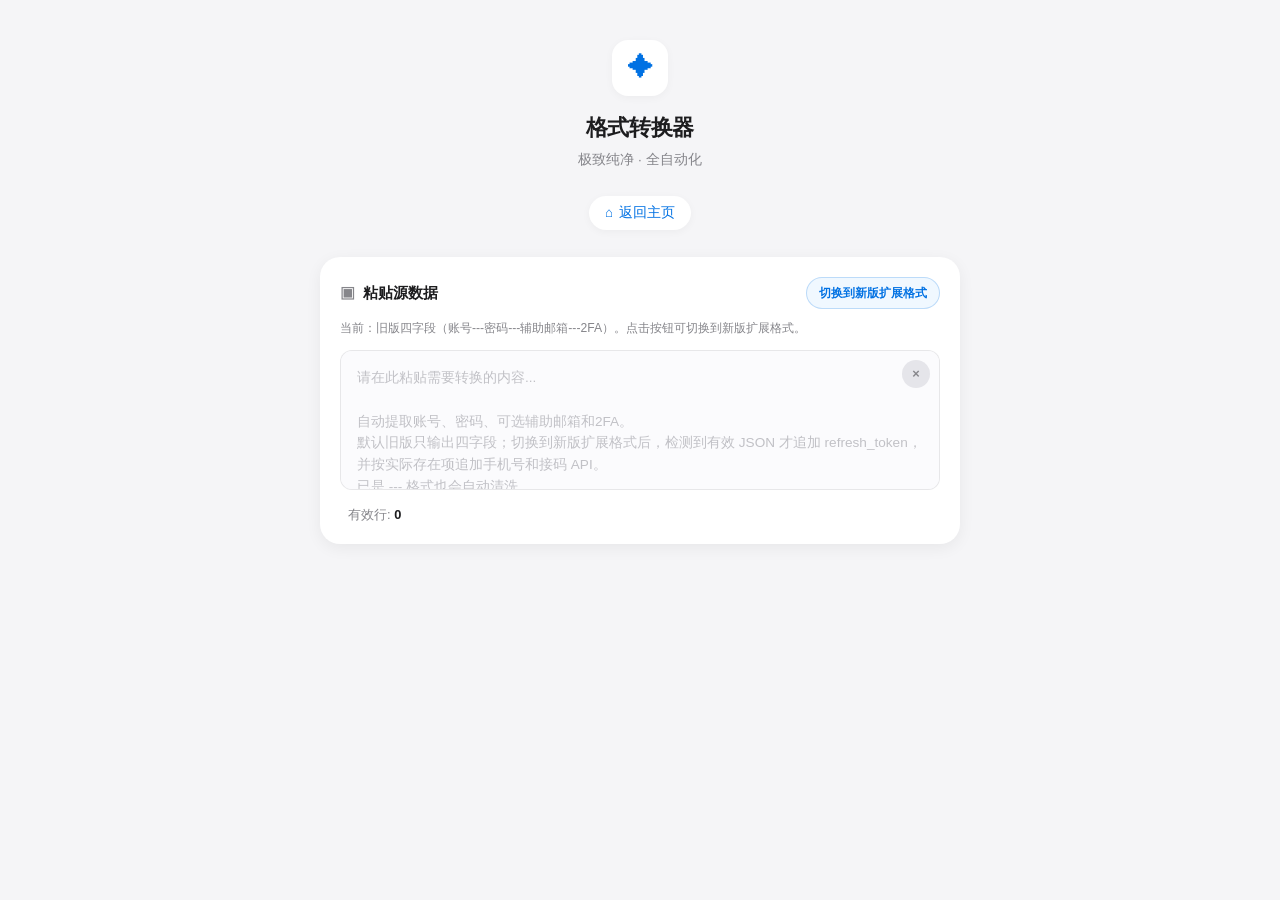
<file: index.html>
<!DOCTYPE html>
<html lang="zh-CN">
<head>
    <meta charset="UTF-8">
    <meta name="viewport" content="width=device-width, initial-scale=1.0">
    <meta http-equiv="Content-Security-Policy" content="default-src 'self'; script-src 'unsafe-inline'; style-src 'unsafe-inline'; img-src 'self' data:; connect-src 'none'; font-src 'none'; object-src 'none'; base-uri 'none'; form-action 'none'">
    <meta name="referrer" content="no-referrer">
    <title>谷歌账号格式转换器</title>
    <meta name="description" content="100%本地运行的谷歌账号格式批量转换工具，支持旧版四字段与新版扩展格式切换，隐私安全有保障">
    
    <style>
        :root {
            /* Apple Light Mode Palette */
            --bg-color: #f5f5f7; /* Classic Apple light grey background */
            --card-bg: #ffffff;
            --border-color: rgba(0, 0, 0, 0.08);
            --border-active: #0071e3; /* Apple Blue */
            
            --text-primary: #1d1d1f;
            --text-secondary: #86868b;
            --text-dim: #a1a1a6;
            
            --accent: #0071e3;
            --accent-hover: #0077ED;
            --success: #34c759; /* Apple Green */
            --warning: #ff9f0a; /* Apple Orange */
            --danger: #ff3b30;  /* Apple Red */
            
            --shadow-sm: 0 2px 8px rgba(0, 0, 0, 0.04);
            --shadow-md: 0 4px 16px rgba(0, 0, 0, 0.06);
            --shadow-lg: 0 8px 30px rgba(0, 0, 0, 0.08);
        }

        * { box-sizing: border-box; margin: 0; padding: 0; -webkit-tap-highlight-color: transparent; }

        body {
            /* Apple standard font stack */
            font-family: -apple-system, BlinkMacSystemFont, "SF Pro Text", "Segoe UI", Roboto, Helvetica, Arial, sans-serif;
            background-color: var(--bg-color);
            color: var(--text-primary);
            min-height: 100vh;
            min-height: 100dvh;
            padding: 1.5rem 1rem 4rem;
            display: flex;
            flex-direction: column;
            align-items: center;
            overflow-x: hidden;
            -webkit-font-smoothing: antialiased;
            -moz-osx-font-smoothing: grayscale;
        }

        .container {
            width: 100%;
            max-width: 640px;
            display: flex;
            flex-direction: column;
            gap: 1.2rem;
        }

        /* ─── Header ─── */
        header {
            text-align: center;
            padding: 1rem 0 0.5rem;
            display: flex;
            flex-direction: column;
            align-items: center;
            gap: 0.5rem;
        }

        .logo-icon {
            width: 56px; height: 56px;
            border-radius: 16px;
            background: #ffffff;
            box-shadow: var(--shadow-sm);
            display: flex; align-items: center; justify-content: center;
            margin-bottom: 0.5rem;
        }
        .logo-icon .icon { font-size: 1.55rem; color: var(--accent); }

        .icon {
            display: inline-flex;
            align-items: center;
            justify-content: center;
            line-height: 1;
            font-style: normal;
            font-weight: 700;
        }

        h1 {
            font-size: 1.4rem; font-weight: 700; letter-spacing: -0.015em;
            color: var(--text-primary);
        }
        .subtitle { font-size: 0.85rem; color: var(--text-secondary); }

        /* ─── Nav Link ─── */
        .nav-link {
            display: inline-flex; align-items: center; gap: 6px;
            color: var(--accent); text-decoration: none;
            font-size: 0.85rem; font-weight: 500;
            padding: 0.5rem 1rem;
            background: #ffffff;
            border-radius: 20px;
            box-shadow: var(--shadow-sm);
            transition: all 0.2s;
        }
        .nav-link:active { background: #f5f5f7; transform: scale(0.97); }

        /* ─── Apple Style Cards ─── */
        .card {
            background: var(--card-bg);
            border-radius: 20px;
            padding: 1.25rem;
            display: flex; flex-direction: column; gap: 0.8rem;
            box-shadow: var(--shadow-md);
            transition: box-shadow 0.3s ease;
        }
        
        /* ─── Section Title ─── */
        .section-title {
            display: flex; justify-content: space-between; align-items: center;
            font-size: 0.95rem; font-weight: 600;
            color: var(--text-primary);
        }
        .section-title .label {
            display: flex; align-items: center; gap: 0.5rem;
        }
        .mode-controls {
            display: flex;
            align-items: center;
            justify-content: flex-end;
            gap: 0.45rem;
            min-width: 0;
        }
        
        .mode-badge {
            font-size: 0.75rem; font-weight: 600;
            background: #f0f8ff; /* Light blue tint */
            padding: 0.25rem 0.7rem; border-radius: 20px;
            color: var(--accent);
            display: flex; align-items: center; gap: 4px;
            opacity: 0;
            transition: opacity 0.3s ease;
        }
        .mode-badge.show { opacity: 1; }

        .format-mode-toggle {
            border: 1px solid rgba(0, 113, 227, 0.22);
            border-radius: 999px;
            background: #f0f8ff;
            color: var(--accent);
            padding: 0.42rem 0.75rem;
            min-height: 32px;
            font: inherit;
            font-size: 0.74rem;
            font-weight: 650;
            line-height: 1.2;
            cursor: pointer;
            transition: background 0.2s, border-color 0.2s, color 0.2s, transform 0.2s;
            white-space: nowrap;
        }
        .format-mode-toggle:hover { background: #e2f1ff; border-color: rgba(0, 113, 227, 0.4); }
        .format-mode-toggle:active { transform: scale(0.97); }
        .format-mode-toggle[aria-pressed="true"] {
            background: #eaf8ef;
            border-color: rgba(52, 199, 89, 0.35);
            color: #16843a;
        }
        .format-mode-help {
            font-size: 0.76rem;
            color: var(--text-secondary);
            line-height: 1.45;
            margin-top: -0.15rem;
        }

        /* ─── Textarea Wrappers ─── */
        .input-wrapper, .output-wrapper {
            position: relative;
            width: 100%;
        }

        textarea {
            width: 100%;
            background: #fbfbfd; /* Extremely light grey, almost white */
            border: 1px solid var(--border-color);
            border-radius: 12px;
            padding: 1rem;
            color: var(--text-primary);
            font-family: ui-monospace, SFMono-Regular, Menlo, Monaco, Consolas, monospace;
            font-size: 0.85rem;
            line-height: 1.6;
            resize: none;
            outline: none;
            transition: all 0.2s;
            -webkit-appearance: none;
        }
        #inputText { height: 140px; }
        #outputText { height: 180px; padding-right: 7.5rem; }
        
        textarea:focus {
            border-color: var(--accent);
            background: #ffffff;
            box-shadow: 0 0 0 4px rgba(0, 113, 227, 0.15); /* Apple focus ring */
        }
        textarea::placeholder { color: #c1c1c6; font-family: -apple-system, BlinkMacSystemFont, sans-serif; }

        /* ─── Floating Actions ─── */
        .clear-btn {
            position: absolute;
            top: 10px; right: 10px;
            background: #e5e5ea;
            border: none; border-radius: 50%;
            color: var(--text-secondary);
            width: 28px; height: 28px;
            display: flex; align-items: center; justify-content: center;
            cursor: pointer;
            transition: all 0.2s;
            z-index: 5;
            font-size: 0.8rem;
        }
        .clear-btn:active { transform: scale(0.9); background: #d1d1d6; }

        .floating-copy-btn {
            position: absolute;
            bottom: 12px; right: 12px;
            background: var(--accent);
            border: none; border-radius: 999px;
            color: white;
            min-width: 92px; height: 40px;
            padding: 0 14px;
            display: flex; align-items: center; justify-content: center;
            gap: 0.45rem;
            cursor: pointer;
            box-shadow: 0 4px 12px rgba(0, 113, 227, 0.3);
            transition: all 0.2s cubic-bezier(0.175, 0.885, 0.32, 1.275);
            z-index: 10;
            font-size: 0.9rem;
            font-weight: 700;
        }
        .floating-copy-btn:active { transform: scale(0.9); background: var(--accent-hover); }
        .floating-copy-btn.copied {
            background: var(--success);
            box-shadow: 0 4px 12px rgba(52, 199, 89, 0.3);
        }

        /* ─── Stats Mini ─── */
        .stats-mini {
            display: flex; justify-content: space-between;
            font-size: 0.8rem; color: var(--text-secondary);
            padding: 0 0.5rem;
        }
        .stats-mini span strong { color: var(--text-primary); font-weight: 600; font-variant-numeric: tabular-nums; }

        .parse-warning-banner {
            display: none;
            align-items: flex-start;
            gap: 0.55rem;
            padding: 0.72rem 0.85rem;
            border-radius: 12px;
            background: #fff8e6;
            color: #8a6a1c;
            font-size: 0.78rem;
            line-height: 1.45;
        }
        .parse-warning-banner.show { display: flex; }
        .parse-warning-banner .icon { color: var(--warning); margin-top: 0.08rem; }

        /* ─── Clipboard Warning ─── */
        .clipboard-warning-banner {
            display: none;
            background: #fff8e6;
            border-radius: 12px;
            padding: 0.8rem 1rem;
            align-items: flex-start; gap: 0.6rem;
            margin-top: 0.5rem;
        }
        .clipboard-warning-banner.show { display: flex; }
        .clipboard-warning-banner .icon { color: var(--warning); font-size: 1rem; margin-top: 0.1rem; }
        .banner-text { font-size: 0.8rem; color: #8a6a1c; line-height: 1.5; }
        .banner-text strong { color: #5c450e; }

        /* ─── Toast ─── */
        .toast {
            position: fixed; top: 2rem; left: 50%;
            transform: translate(-50%, -100px);
            padding: 0.8rem 1.5rem;
            border-radius: 30px;
            font-weight: 600; font-size: 0.9rem;
            box-shadow: var(--shadow-lg);
            opacity: 0;
            transition: all 0.35s cubic-bezier(0.175, 0.885, 0.32, 1.275);
            z-index: 2000;
            display: flex; align-items: center; gap: 0.6rem;
            color: white;
            backdrop-filter: blur(10px); -webkit-backdrop-filter: blur(10px);
        }
        .toast.show { transform: translate(-50%, 0); opacity: 1; }

        @media (max-width: 420px) {
            body { padding: 1rem 0.75rem 3rem; }
            .card { padding: 1rem; border-radius: 16px; }
            .section-title { flex-wrap: wrap; gap: 0.6rem; }
            .mode-controls {
                width: 100%;
                justify-content: center;
            }
            /* The help line already states the active mode. Removing the
               badge from mobile flow keeps the toggle mathematically centered
               even after input makes the badge visible on desktop. */
            .mode-badge,
            .mode-badge:not(.show) {
                display: none;
            }
            .format-mode-toggle {
                flex: 0 1 auto;
                width: min(100%, 320px);
                max-width: 100%;
                margin-inline: auto;
            }
            #outputText { padding-right: 1rem; padding-bottom: 4rem; }
            .floating-copy-btn { width: calc(100% - 24px); }
        }

    </style>
</head>
<body>

    <div class="container">
        <header>
            <div class="logo-icon"><span class="icon" aria-hidden="true">✦</span></div>
            <h1>格式转换器</h1>
            <p class="subtitle">极致纯净 · 全自动化</p>
        </header>

        <div style="display: flex; justify-content: center; margin-bottom: 0.5rem;">
            <a href="index.html" class="nav-link">
                <span class="icon" aria-hidden="true">⌂</span> 返回主页
            </a>
        </div>

        <div class="card">
            <div class="section-title">
                <div class="label">
                    <span class="icon" style="color: var(--text-secondary);" aria-hidden="true">▣</span> 粘贴源数据
                </div>
                <div class="mode-controls">
                    <div id="modeBadge" class="mode-badge" aria-live="polite">
                        <span class="icon" aria-hidden="true">↯</span> <span id="modeText">旧版四字段</span>
                    </div>
                    <button
                        id="formatModeToggle"
                        class="format-mode-toggle"
                        type="button"
                        onclick="toggleConversionMode()"
                        aria-pressed="false"
                        aria-label="切换到新版扩展格式"
                        title="切换转换输出格式"
                    >切换到新版扩展格式</button>
                </div>
            </div>
            <p id="formatModeHelp" class="format-mode-help">当前：旧版四字段（账号---密码---辅助邮箱---2FA）。点击按钮可切换到新版扩展格式。</p>
            
            <div class="input-wrapper">
                <textarea id="inputText" autocomplete="off" autocapitalize="off" autocorrect="off" spellcheck="false" placeholder="请在此粘贴需要转换的内容...&#10;&#10;自动提取账号、密码、可选辅助邮箱和2FA。&#10;默认旧版只输出四字段；切换到新版扩展格式后，检测到有效 JSON 才追加 refresh_token，并按实际存在项追加手机号和接码 API。&#10;已是 --- 格式也会自动清洗。" oninput="handleInput()"></textarea>
                <button class="clear-btn" type="button" onclick="clearAll()" title="清空" aria-label="清空">
                    <span class="icon" aria-hidden="true">×</span>
                </button>
            </div>
            <div class="stats-mini">
                <span id="inputStats">有效行: <strong>0</strong></span>
            </div>
            <div id="parseWarningBanner" class="parse-warning-banner" role="status" aria-live="polite">
                <span class="icon" aria-hidden="true">!</span>
                <span>内容已读取，但未识别到完整的账号、密码和 2FA。请检查是否缺少字段或使用了不一致的分隔符。</span>
            </div>
        </div>

        <div class="card" id="outputPanel" style="display: none;">
            <div class="section-title">
                <div class="label" style="color: var(--success);">
                    <span class="icon" aria-hidden="true">✓</span> 转换结果
                </div>
            </div>

            <div class="output-wrapper">
                <textarea id="outputText" readonly spellcheck="false"></textarea>
                <!-- 悬浮一键复制按钮 -->
                <button class="floating-copy-btn" id="copyBtn" type="button" onclick="executeCopy()" aria-label="复制转换结果">
                    <span class="icon" id="copyIcon" aria-hidden="true">⧉</span>
                    <span id="copyText">复制</span>
                </button>
            </div>

            <div class="stats-mini">
                <span id="outputStats">成功: <strong>0</strong> 行</span>
                <span id="skipStats">忽略: <strong>0</strong> 行</span>
            </div>

            <div id="copyWarningBanner" class="clipboard-warning-banner">
                <span class="icon" aria-hidden="true">i</span>
                <div class="banner-text">
                    由于浏览器限制未能自动复制，已为您<strong>全选文字</strong>，请长按文本框点击<strong>「拷贝」</strong>。
                </div>
            </div>
        </div>
    </div>

    <div id="toast" class="toast"></div>

    <script>
        const inputText = document.getElementById('inputText');
        const outputText = document.getElementById('outputText');
        const outputPanel = document.getElementById('outputPanel');
        const modeBadge = document.getElementById('modeBadge');
        const modeText = document.getElementById('modeText');
        const formatModeToggle = document.getElementById('formatModeToggle');
        const formatModeHelp = document.getElementById('formatModeHelp');
        const toast = document.getElementById('toast');
        let toastTimer = null;
        let conversionMode = 'legacy';
        const EMAIL_REGEX_SOURCE = '[A-Za-z0-9._%+-]+@(?:[A-Za-z0-9](?:[A-Za-z0-9-]{0,61}[A-Za-z0-9])?\\.)+[A-Za-z]{2,63}';
        const HARD_DELIMITERS = ['|', '\t', ',', ';', '，', '；'];
        const ACCOUNT_LABELS = ['登录账号', '账号', '账户', '邮箱', 'email', 'mail', 'login', 'username', 'user'];
        const PASSWORD_LABELS = ['登录密码', '密码', 'password', 'passwd', 'pass', 'pwd'];
        const RECOVERY_LABELS = ['辅助邮箱', '辅助邮件', '恢复邮箱', '恢复邮件', '备用邮箱', '密保邮箱', 'recovery email', 'recovery mail', 'recovery'];
        const TWO_FACTOR_LABELS = ['google authenticator', 'authenticator', 'two factor', '2fa', 'totp', 'otp', '谷歌验证码', '谷歌验证', '谷歌密钥', '验证密钥', '动态密钥', '两步验证', '二步验证', '2步验证', '验证码', '密钥'];
        const TWO_FACTOR_CHANGE_PATTERN = /(?:2|２)\s*[fｆ]\s*[aａ]\s*(?:修改|更改|更换)\s*(?:成功|完成|完毕)/i;
        const ALL_FIELD_LABELS = ACCOUNT_LABELS.concat(PASSWORD_LABELS, RECOVERY_LABELS, TWO_FACTOR_LABELS);
        const ALL_FIELD_LABEL_PATTERN = ALL_FIELD_LABELS
            .slice()
            .sort((a, b) => b.length - a.length)
            .map(escapeRegex)
            .join('|');
        const CREDENTIAL_NOISE_PATTERNS = [
            /(?:^|\s+)\d{4}[-/年]\d{1,2}[-/月]\d{1,2}/,
            /(?:^|\s+)\d{1,2}:\d{2}(?::\d{2})?/,
            /(?:^|\s+)(?:\S*验证成功|已经|已|账号凭证|凭证|获取成功|订阅|成功|失败|日志)/,
            /(?:^|[|,\s])https?:\/\//i,
            /[?&](?:token|secret|api[_-]?key|apikey)=/i,
            /\s*[{\[]\s*["']?(?:client_id|client_secret|token)/i,
            /(?:^|\s+)(?:johnson|json)\s+(?:token|client_id|client_secret)\b/i,
            /(?:^|\s+)(?:json|token|client_id|client_secret)\b(?=\s*[:：={])/i,
        ];

        // 触觉反馈辅助函数
        function triggerHaptic(type = 'light') {
            if (navigator.vibrate) {
                if (type === 'light') navigator.vibrate([20]);
                if (type === 'success') navigator.vibrate([30, 20, 30]);
                if (type === 'clear') navigator.vibrate([15, 15]);
            }
        }

        // 实时输入处理
        function handleInput() {
            const text = normalizeCredentialInput(inputText.value);
            const lines = text.split(/\r?\n|\r/);
            const effectiveLines = lines.filter(line => line.trim()).length;
            document.getElementById('inputStats').innerHTML = `有效行: <strong>${effectiveLines}</strong>`;
            
            if (!text.trim()) {
                outputText.value = '';
                outputPanel.style.display = 'none';
                modeBadge.classList.remove('show');
                document.getElementById('parseWarningBanner').classList.remove('show');
                document.getElementById('copyWarningBanner').classList.remove('show');
                return;
            }

            triggerHaptic('light');

            // 更新徽章
            modeBadge.classList.add('show');
            modeText.innerText = conversionMode === 'extended' ? '新版扩展格式' : '旧版四字段';
            modeBadge.style.color = "var(--accent)";
            modeBadge.style.background = "#e6f2fd";

            // 转换逻辑
            const convertedLines = [];
            let skippedCount = 0;

            lines.forEach(line => {
                const trimmed = line.trim();
                if (!trimmed) { skippedCount++; return; }

                const isChangedTwoFactorReceipt = TWO_FACTOR_CHANGE_PATTERN.test(trimmed);
                const convertedLine = isChangedTwoFactorReceipt
                    ? ''
                    : cleanConvertedCredentialLine(trimmed);
                const credential = convertedLine ? null : extractCredential(trimmed);

                const formattedLine = convertedLine || (credential ? formatCredential(credential) : '');

                if (formattedLine) {
                    convertedLines.push(formattedLine);
                } else {
                    skippedCount++;
                }
            });

            if (convertedLines.length > 0) {
                outputText.value = convertedLines.join('\n');
                document.getElementById('outputStats').innerHTML = `成功: <strong style="color:var(--success);">${convertedLines.length}</strong> 行`;
                document.getElementById('skipStats').innerHTML = `忽略: <strong>${skippedCount}</strong> 行`;
                outputPanel.style.display = 'flex';
                document.getElementById('parseWarningBanner').classList.remove('show');
                document.getElementById('copyWarningBanner').classList.remove('show');
            } else {
                outputPanel.style.display = 'none';
                document.getElementById('parseWarningBanner').classList.add('show');
            }
        }

        function normalizeCredentialInput(text) {
            const markerJoinedText = text.replace(
                new RegExp(
                    `(${TWO_FACTOR_CHANGE_PATTERN.source}\\s*[：:]?)[ \\t]*(?:\\r\\n|\\r|\\n)[ \\t]*`,
                    'gi',
                ),
                '$1 ',
            );
            const physicalLines = markerJoinedText.split(/\r?\n|\r/);
            const logicalLines = [];

            physicalLines.forEach(line => {
                const marker = line.match(TWO_FACTOR_CHANGE_PATTERN);
                const beforeMarker = marker ? line.slice(0, marker.index) : '';
                let previousIndex = logicalLines.length - 1;

                while (previousIndex >= 0 && !logicalLines[previousIndex].trim()) {
                    previousIndex--;
                }

                const previousLine = previousIndex >= 0 ? logicalLines[previousIndex] : '';
                const shouldJoinContinuation = shouldJoinTwoFactorContinuation(previousLine, line);
                const shouldJoinJsonContinuation = hasUnclosedCredentialJson(previousLine)
                    && looksLikeJsonContinuation(line);
                const shouldJoinJsonStart = shouldJoinCredentialJsonStart(previousLine, line);
                const shouldJoinSupplementalContinuation = shouldJoinVerificationContinuation(previousLine, line);
                const shouldJoinPrevious = marker
                    && !extractEmails(beforeMarker).length
                    && Boolean(extractCredentialIdentity(previousLine));

                if (shouldJoinContinuation || shouldJoinJsonContinuation || shouldJoinJsonStart || shouldJoinSupplementalContinuation || shouldJoinPrevious) {
                    logicalLines[previousIndex] = `${previousLine.trim()} ${line.trim()}`;
                } else {
                    logicalLines.push(line);
                }
            });

            return logicalLines.join('\n');
        }

        function hasUnclosedCredentialJson(value) {
            const source = String(value || '');
            const jsonStart = findCredentialJsonStart(source);
            if (jsonStart < 0) return false;

            return scanJsonObject(source, jsonStart)?.status === 'unclosed';
        }

        function looksLikeJsonContinuation(value) {
            const source = String(value || '').trim();
            return /^(?:[{}\[\],]|"[^"\r\n]*"\s*:|[-+]?\d|true\b|false\b|null\b)/i.test(source);
        }

        function shouldJoinCredentialJsonStart(previousLine, currentLine) {
            const previous = String(previousLine || '').trim();
            const current = String(currentLine || '').trim();
            if (!previous || !current || !/账号凭证(?:获取)?成功\s*$/i.test(previous)) return false;
            if (!/^\{/.test(current)) return false;
            return Boolean(extractCredentialIdentity(previous));
        }

        function shouldJoinVerificationContinuation(previousLine, currentLine) {
            const previous = String(previousLine || '').trim();
            const current = String(currentLine || '').trim();
            if (!previous || !current || !extractCredentialIdentity(previous)) return false;

            if (findVerificationMarkerIndex(current) === 0) {
                return /账号凭证(?:获取)?成功/i.test(previous);
            }

            const markerIndex = findVerificationMarkerIndex(previous);
            if (markerIndex < 0) return false;
            const previousTail = previous.slice(markerIndex);
            const currentTrimmed = current.replace(/^[|,;，；\s]+/, '');

            if (/^https?:\/\//i.test(currentTrimmed)) {
                return Boolean(extractVerificationPhone(previousTail));
            }

            if (!/^[+＋]?\d/.test(currentTrimmed) || /@/.test(currentTrimmed)) return false;
            return !extractVerificationPhone(previousTail)
                && Boolean(extractVerificationPhone(`反重力验证成功 ${currentTrimmed}`));
        }

        function shouldJoinTwoFactorContinuation(previousLine, currentLine) {
            const marker = previousLine.match(TWO_FACTOR_CHANGE_PATTERN);
            if (!marker || !currentLine.trim()) return false;

            const originalText = previousLine.slice(0, marker.index).trim();
            const changedText = previousLine.slice(marker.index + marker[0].length).trim();
            const original = extractCredentialIdentity(originalText);
            let twoFactorField = original
                ? findChangedReceiptTwoFactorSource(changedText, original)
                : '';

            if (!twoFactorField) {
                const fields = splitHardDelimitedLine(changedText);
                if (!fields || fields.length < 3) return false;
                const possibleRecovery = normalizeRecovery(fields[2]);
                twoFactorField = fields[possibleRecovery ? 3 : 2] || '';
            }

            const leadingGroups = twoFactorField.match(
                /^[A-Za-z0-9]{4}(?:[\s-]+[A-Za-z0-9]{4})*(?=$|[\s-]|[^A-Za-z0-9])/
            )?.[0] || '';
            const groupCount = (leadingGroups.match(/[A-Za-z0-9]{4}/g) || []).length;
            const continuationStartsWithGroup = /^[A-Za-z0-9]{4}(?:\b|[\s-])/.test(currentLine.trim());

            return groupCount >= 4 && groupCount < 8 && continuationStartsWithGroup;
        }

        function escapeRegex(value) {
            return value.replace(/[.*+?^${}()|[\]\\]/g, '\\$&');
        }

        function extractCredential(line) {
            const cleaned = line.trim().replace(/^\uFEFF/, '');
            const changeMarker = cleaned.match(TWO_FACTOR_CHANGE_PATTERN);
            if (changeMarker) {
                return extractChangedTwoFactorCredential(cleaned, changeMarker);
            }

            return extractStandardCredential(cleaned);
        }

        function extractChangedTwoFactorCredential(line, changeMarker) {
            const originalText = line.slice(0, changeMarker.index).trim();
            const changedText = line.slice(changeMarker.index + changeMarker[0].length).trim();
            const original = extractCredentialIdentity(originalText);
            const anchoredChanged = original
                ? extractChangedReceiptForOriginal(changedText, original)
                : null;
            const changed = anchoredChanged || extractStandardCredential(changedText);

            if (!original || !changed) return null;
            if (original.account.toLowerCase() !== changed.account.toLowerCase()) return null;
            if (original.password !== changed.password) return null;

            return {
                account: original.account,
                password: original.password,
                recovery: original.recovery,
                twoFactor: changed.twoFactor,
                extraFields: extractSupplementalFields(changedText),
            };
        }

        function extractChangedReceiptForOriginal(changedText, original) {
            const twoFactorSource = findChangedReceiptTwoFactorSource(changedText, original);
            const twoFactor = normalizeTwoFactor(extractTwoFactorSecret(twoFactorSource, false));
            if (!twoFactor) return null;

            return {
                account: original.account,
                password: original.password,
                recovery: '',
                twoFactor,
            };
        }

        function findChangedReceiptTwoFactorSource(changedText, original) {
            const cleaned = changedText.trim().replace(/^[\s:：=]+/, '');
            const repeatedDash = findRepeatedDashDelimiter(cleaned, original.account.length);
            const delimiters = [
                repeatedDash?.delimiter,
                '---',
                '--',
                ...HARD_DELIMITERS,
            ].filter((delimiter, index, values) => delimiter && values.indexOf(delimiter) === index);

            for (const delimiter of delimiters) {
                const accountEnd = original.account.length;
                const passwordStart = accountEnd + delimiter.length;
                const passwordEnd = passwordStart + original.password.length;
                const twoFactorStart = passwordEnd + delimiter.length;
                const accountMatches = cleaned.slice(0, accountEnd).toLowerCase()
                    === original.account.toLowerCase();
                const firstDelimiterMatches = cleaned.slice(accountEnd, passwordStart) === delimiter;
                const passwordMatches = cleaned.slice(passwordStart, passwordEnd) === original.password;
                const secondDelimiterMatches = cleaned.slice(passwordEnd, twoFactorStart) === delimiter;

                if (accountMatches && firstDelimiterMatches && passwordMatches && secondDelimiterMatches) {
                    return cleaned.slice(twoFactorStart).trim();
                }
            }

            return '';
        }

        function extractStandardCredential(line) {
            const cleaned = line.trim().replace(/^\uFEFF/, '');
            const identity = extractCredentialIdentity(cleaned);
            if (!identity) return null;

            const labeledTwoFactor = extractLabeledValue(cleaned, TWO_FACTOR_LABELS);
            const twoFactor = normalizeTwoFactor(extractTwoFactorSecret(labeledTwoFactor))
                || findTwoFactor(
                    cleaned,
                    identity.hardFields,
                    identity.account,
                    identity.password,
                    identity.recovery,
                    identity.passwordInfo.index,
                );

            if (!twoFactor) return null;

            return {
                account: identity.account,
                password: identity.password,
                recovery: identity.recovery,
                twoFactor,
                extraFields: extractSupplementalFields(cleaned),
            };
        }

        function extractCredentialIdentity(line) {
            const cleaned = line.trim().replace(/^\uFEFF/, '');
            const hardFields = splitHardDelimitedLine(cleaned);
            const fields = hardFields || splitForwardLine(cleaned);

            const labeledAccount = extractLabeledValue(cleaned, ACCOUNT_LABELS);
            const labeledPassword = extractLabeledValue(cleaned, PASSWORD_LABELS);
            const labeledRecovery = extractLabeledValue(cleaned, RECOVERY_LABELS);

            const account = normalizeAccount(labeledAccount)
                || findAccount(cleaned, fields, Boolean(hardFields));
            const labeledPasswordValue = normalizePassword(labeledPassword, true);
            const passwordInfo = labeledPasswordValue
                ? { value: labeledPasswordValue, index: -1 }
                : findPassword(cleaned, fields, account, Boolean(hardFields));
            const password = passwordInfo.value;

            const recovery = normalizeRecovery(labeledRecovery)
                || findRecovery(fields, account, passwordInfo.index);

            if (!account || !password) return null;

            return {
                account,
                password,
                recovery,
                hardFields,
                passwordInfo,
            };
        }

        function formatCredential(credential) {
            const parts = [credential.account, credential.password];
            if (credential.recovery) parts.push(credential.recovery);
            parts.push(credential.twoFactor);
            if (conversionMode === 'extended' && credential.extraFields) {
                parts.push(credential.extraFields.refreshToken);
                if (credential.extraFields.phone) parts.push(credential.extraFields.phone);
                if (credential.extraFields.apiUrl) parts.push(credential.extraFields.apiUrl);
            }
            if (parts.some(part => part.includes('---'))) return '';
            return parts.join('---');
        }

        function getConversionMode() {
            return conversionMode;
        }

        function setConversionMode(mode) {
            conversionMode = mode === 'extended' ? 'extended' : 'legacy';
            const isExtended = conversionMode === 'extended';

            if (formatModeToggle) {
                formatModeToggle.setAttribute('aria-pressed', String(isExtended));
                formatModeToggle.innerText = isExtended
                    ? '切换到旧版四字段'
                    : '切换到新版扩展格式';
                formatModeToggle.setAttribute(
                    'aria-label',
                    isExtended ? '切换到旧版四字段' : '切换到新版扩展格式',
                );
            }
            if (formatModeHelp) {
                formatModeHelp.innerText = isExtended
                    ? '当前：新版扩展格式（基础四字段后追加实际识别到的 refresh_token、手机号和接码 API）。'
                    : '当前：旧版四字段（账号---密码---辅助邮箱---2FA）。点击按钮可切换到新版扩展格式。';
            }
            if (modeText && !inputText.value.trim()) {
                modeText.innerText = isExtended ? '新版扩展格式' : '旧版四字段';
            }

            if (inputText) handleInput();
            return conversionMode;
        }

        function toggleConversionMode() {
            return setConversionMode(conversionMode === 'extended' ? 'legacy' : 'extended');
        }

        function extractSupplementalFields(value) {
            const source = String(value || '').replace(/\r?\n|\r/g, ' ');
            const credentialJson = extractCredentialJson(source);
            if (!credentialJson) return null;

            const refreshToken = normalizeSupplementalToken(credentialJson.value.refresh_token);
            if (!refreshToken) return null;

            const verificationRange = findVerificationRangeAroundJson(
                source,
                credentialJson.start,
                credentialJson.end,
            );
            const verificationTail = verificationRange
                ? source.slice(verificationRange.start, verificationRange.end)
                : '';
            const phone = verificationTail ? extractVerificationPhone(verificationTail) : '';
            const apiUrl = verificationTail ? extractVerificationApiUrl(verificationTail) : '';

            return { refreshToken, phone, apiUrl };
        }

        function normalizeSupplementalFields(parts) {
            if (!Array.isArray(parts) || parts.length < 1) return null;
            const refreshToken = normalizeSupplementalToken(parts[0]);
            if (!refreshToken) return null;

            let phone = '';
            let apiUrl = '';
            for (const value of parts.slice(1)) {
                const field = String(value || '').trim();
                if (!field) continue;
                if (!phone && /^\+?\d{7,15}$/.test(field)) {
                    phone = field;
                    continue;
                }
                if (!apiUrl && /^https?:\/\/\S+$/i.test(field)) {
                    apiUrl = field;
                    continue;
                }
                return null;
            }

            return { refreshToken, phone, apiUrl };
        }

        function normalizeSupplementalToken(value) {
            const token = String(value || '').trim();
            if (!/^1\/\/\S+$/.test(token) || /[\r\n]|---/.test(token)) return '';
            if (/^https?:\/\//i.test(token) || /^ya29\./i.test(token)) return '';
            return token;
        }

        function extractCredentialJson(value) {
            const source = String(value || '');
            const jsonStart = findCredentialJsonStart(source);
            if (jsonStart < 0) return null;
            const scanned = scanJsonObject(source, jsonStart);
            if (!scanned || scanned.status !== 'complete') return null;

            try {
                const parsed = JSON.parse(scanned.text);
                if (!parsed || typeof parsed !== 'object' || Array.isArray(parsed)) return null;
                return { value: parsed, start: jsonStart, end: scanned.end };
            } catch (error) {
                return null;
            }
        }

        function findCredentialJsonStart(value) {
            const source = String(value || '');
            const marker = source.match(/账号凭证(?:获取)?成功/i);
            if (!marker) return -1;

            const markerEnd = marker.index + marker[0].length;
            const afterMarker = source.slice(markerEnd);
            const opening = afterMarker.match(/^[\s:：=|,，;；]*(\{)/);
            if (!opening) return -1;
            return markerEnd + opening[0].lastIndexOf('{');
        }

        function scanJsonObject(source, jsonStart) {
            const input = String(source || '');
            let depth = 0;
            let inString = false;
            let escaped = false;

            for (let index = jsonStart; index < input.length; index++) {
                const character = input[index];
                if (escaped) {
                    escaped = false;
                    continue;
                }
                if (character === '\\' && inString) {
                    escaped = true;
                    continue;
                }
                if (character === '"') {
                    inString = !inString;
                    continue;
                }
                if (inString) continue;
                if (character === '{') depth++;
                if (character === '}') {
                    depth--;
                    if (depth === 0) {
                        return {
                            status: 'complete',
                            text: input.slice(jsonStart, index + 1),
                            end: index + 1,
                        };
                    }
                }
            }

            return { status: 'unclosed', text: '', end: -1 };
        }

        function findVerificationMarkerIndex(value, startIndex = 0) {
            const source = String(value || '').slice(Math.max(0, startIndex));
            const marker = source.match(
                /(?:反重力|人机|短信|接码)验证成功/i,
            );
            return marker ? Math.max(0, startIndex) + marker.index : -1;
        }

        function findVerificationRangeAroundJson(value, jsonStart, jsonEnd) {
            const source = String(value || '');
            const afterJson = findVerificationMarkerIndex(source, jsonEnd);
            if (afterJson >= 0) return { start: afterJson, end: source.length };

            const beforeJson = source.slice(0, Math.max(0, jsonStart)).match(
                /(?:反重力|人机|短信|接码)验证成功/gi,
            );
            if (!beforeJson || !beforeJson.length) return null;

            const lastMarker = beforeJson[beforeJson.length - 1];
            const lastIndex = source.lastIndexOf(lastMarker, Math.max(0, jsonStart - 1));
            return lastIndex >= 0
                ? { start: lastIndex, end: jsonStart }
                : null;
        }

        function extractVerificationPhone(value) {
            const afterMarker = String(value || '').replace(
                /^(?:反重力|人机|短信|接码)验证成功\s*[：:]?\s*/i,
                '',
            );
            const phoneRegion = afterMarker.split(/https?:\/\//i, 1)[0];
            const matcher = /(?:^|[^\d+＋])([+＋]?(?:\d[\s().-]*){6,14}\d)(?=$|[^\d])/g;
            let match;

            while ((match = matcher.exec(phoneRegion))) {
                const raw = match[1].trim();
                const digits = raw.replace(/\D/g, '');
                if (digits.length < 7 || digits.length > 15) continue;
                if (/^\d{4}[-/]\d{1,2}[-/]\d{1,2}/.test(raw)) continue;
                if (/^\d{1,2}:\d{2}/.test(raw)) continue;
                return /^[+＋]/.test(raw) ? `+${digits}` : digits;
            }

            return '';
        }

        function extractVerificationApiUrl(value) {
            const match = String(value || '').match(/https?:\/\/[^\s|,;，；]+/i);
            if (!match) return '';
            return match[0].replace(/[)\]}>'"。，；,]+$/g, '');
        }

        function cleanConvertedCredentialLine(line) {
            const trimmed = line.trim().replace(/^\uFEFF/, '');
            const dashSearchStart = findLeadingAccountEmailEnd(trimmed);
            const dashDelimiter = findRepeatedDashDelimiter(trimmed, dashSearchStart);
            if (!dashDelimiter) return '';

            const parts = splitExactDashDelimitedLine(
                trimmed,
                dashDelimiter.dashCount,
                dashSearchStart,
            );
            if (parts.length < 3) return '';

            const account = normalizeAccount(parts[0]);
            const password = normalizePassword(parts[1], true);
            if (!account || !password) return '';

            const possibleRecovery = normalizeRecovery(parts[2]);
            const hasRecovery = possibleRecovery && possibleRecovery.toLowerCase() !== account.toLowerCase();
            const recovery = hasRecovery ? possibleRecovery : '';
            const twoFactorSource = (hasRecovery ? parts.slice(3) : parts.slice(2)).join(' ');
            const twoFactor = normalizeTwoFactor(extractTwoFactorSecret(twoFactorSource, false));
            if (!twoFactor) return '';

            const extraStart = hasRecovery ? 4 : 3;
            const extraFields = normalizeSupplementalFields(parts.slice(extraStart))
                || extractSupplementalFields(trimmed);

            return formatCredential({ account, password, recovery, twoFactor, extraFields });
        }

        function splitHardDelimitedLine(line) {
            const trimmed = line.trim().replace(/^\uFEFF/, '');
            const dashSearchStart = findLeadingAccountEmailEnd(trimmed);
            const repeatedDash = findRepeatedDashDelimiter(trimmed, dashSearchStart);
            const delimiterCandidates = [
                repeatedDash,
                { delimiter: '---', dashCount: 3, index: findExactDashDelimiterIndex(trimmed, 3, dashSearchStart) },
                { delimiter: '--', dashCount: 2, index: findExactDashDelimiterIndex(trimmed, 2, dashSearchStart) },
                ...HARD_DELIMITERS.map(delimiter => ({
                    delimiter,
                    dashCount: 0,
                    index: trimmed.indexOf(delimiter),
                })),
            ]
                .filter(candidate => candidate && candidate.index >= 0)
                .sort((left, right) => left.index - right.index);
            const selected = delimiterCandidates[0];

            if (!selected) return null;
            if (selected.dashCount) {
                return splitExactDashDelimitedLine(trimmed, selected.dashCount, dashSearchStart);
            }
            return trimmed.split(selected.delimiter).map(part => cleanFieldValue(part));
        }

        function findRepeatedDashDelimiter(line, startIndex = 0) {
            const source = String(line || '');
            const runs = [];
            const counts = new Map();
            const matcher = /-{2,}/g;
            let match;

            while ((match = matcher.exec(source))) {
                if (match.index < Math.max(0, startIndex)) continue;
                const dashCount = match[0].length;
                const candidate = {
                    delimiter: match[0],
                    dashCount,
                    index: match.index,
                };
                runs.push(candidate);
                counts.set(dashCount, (counts.get(dashCount) || 0) + 1);
            }

            const repeatedRuns = runs.filter(candidate => counts.get(candidate.dashCount) >= 2);
            if (startIndex > 0) {
                return repeatedRuns.find(candidate => (
                    /^[\s:：=]*$/.test(source.slice(startIndex, candidate.index))
                )) || null;
            }

            return repeatedRuns[0] || null;
        }

        function findLeadingAccountEmailEnd(line) {
            const email = extractEmails(line)[0] || '';
            if (!email) return 0;

            const emailIndex = line.toLowerCase().indexOf(email.toLowerCase());
            const prefix = line.slice(0, emailIndex).trim();
            const accountLabelPattern = ACCOUNT_LABELS
                .slice()
                .sort((left, right) => right.length - left.length)
                .map(escapeRegex)
                .join('|');
            const hasAccountPrefix = !prefix
                || /^[：:=]+$/.test(prefix)
                || new RegExp(`^(?:${accountLabelPattern})\\s*[:：=]?$`, 'i').test(prefix);

            return hasAccountPrefix ? emailIndex + email.length : 0;
        }

        function findExactDashDelimiterIndex(line, dashCount, startIndex = 0) {
            const delimiter = '-'.repeat(dashCount);

            for (let index = startIndex; index <= line.length - dashCount; index++) {
                const isExactDelimiter = line.slice(index, index + dashCount) === delimiter
                    && line[index - 1] !== '-'
                    && line[index + dashCount] !== '-';
                if (isExactDelimiter) return index;
            }

            return -1;
        }

        function splitExactDashDelimitedLine(line, dashCount, startIndex = 0) {
            const fields = [];
            let fieldStart = 0;
            const delimiter = '-'.repeat(dashCount);

            for (let index = startIndex; index <= line.length - dashCount; index++) {
                const isExactDelimiter = line.slice(index, index + dashCount) === delimiter
                    && line[index - 1] !== '-'
                    && line[index + dashCount] !== '-';

                if (!isExactDelimiter) continue;

                fields.push(cleanFieldValue(line.slice(fieldStart, index)));
                fieldStart = index + dashCount;
                index += dashCount - 1;
            }

            if (!fields.length) return null;
            fields.push(cleanFieldValue(line.slice(fieldStart)));
            return fields;
        }

        function splitForwardLine(line) {
            const trimmed = line.trim().replace(/^\uFEFF/, '');
            const hardFields = splitHardDelimitedLine(trimmed);
            if (hardFields) return hardFields;
            return trimmed.split(/\s+/).map(part => cleanFieldValue(part)).filter(Boolean);
        }

        function extractLabeledValue(line, labels) {
            const labelPattern = labels
                .slice()
                .sort((a, b) => b.length - a.length)
                .map(escapeRegex)
                .join('|');
            const matcher = new RegExp(
                `(?:^|[\\s|,;，；\\[{(])(?:${labelPattern})\\s*[:：=]\\s*([\\s\\S]*?)(?=\\s+(?:${ALL_FIELD_LABEL_PATTERN})\\s*[:：=]|[|,;，；\\n]|$)`,
                'i'
            );
            const match = line.match(matcher);
            return match ? cleanFieldValue(match[1]) : '';
        }

        function cleanFieldValue(value) {
            if (!value) return '';
            return value
                .trim()
                .replace(/^["'“”‘’`]+|["'“”‘’`]+$/g, '')
                .replace(new RegExp(`^(?:${ALL_FIELD_LABEL_PATTERN})\\s*[:：=]\\s*`, 'i'), '')
                .trim();
        }

        function trimToken(value) {
            return cleanFieldValue(value)
                .replace(/^[\s"'“”‘’`<[{(]+|[\s"'“”‘’`>\]}).,，;；]+$/g, '')
                .trim();
        }

        function extractEmails(value) {
            return value.match(new RegExp(EMAIL_REGEX_SOURCE, 'gi')) || [];
        }

        function normalizeAccount(value) {
            const email = extractEmails(value)[0];
            if (email) return email;

            const token = trimToken(value).match(/[^\s|,;，；]+/)?.[0] || '';
            return token && !looksLikeNoiseToken(token) ? token : '';
        }

        function normalizeRecovery(value) {
            return extractEmails(value)[0] || '';
        }

        function normalizePassword(value, allowEmailLike = false) {
            const token = cleanFieldValue(value).match(/[^\s|]+/)?.[0] || '';
            if (!token || (!allowEmailLike && extractEmails(token).length) || looksLikeNoiseToken(token)) return '';
            return token;
        }

        function normalizeTwoFactor(value) {
            return trimToken(value).replace(/\s+/g, ' ');
        }

        function findAccount(line, fields, preferFirstField = false) {
            if (preferFirstField) {
                const firstFieldAccount = normalizeAccount(fields[0]);
                if (firstFieldAccount) return firstFieldAccount;
            }

            const email = extractEmails(line)[0];
            if (email) return email;

            for (const field of fields) {
                const account = normalizeAccount(field);
                if (account) return account;
            }

            return '';
        }

        function findPassword(line, fields, account, allowEmailAtExpectedPosition = false) {
            const accountIndex = findFieldIndex(fields, account);
            const startIndex = accountIndex >= 0 ? accountIndex + 1 : 0;

            for (let i = startIndex; i < fields.length; i++) {
                const password = normalizePassword(
                    fields[i],
                    allowEmailAtExpectedPosition && i === startIndex,
                );
                if (password) return { value: password, index: i };
            }

            if (account) {
                const afterAccount = textAfterValue(line, account);
                const token = (afterAccount.match(/[^\s|,;，；]+/g) || [])
                    .map(value => normalizePassword(value))
                    .find(Boolean);
                if (token) return { value: token, index: -1 };
            }

            return { value: '', index: -1 };
        }

        function findRecovery(fields, account, passwordIndex) {
            const startIndex = passwordIndex >= 0 ? passwordIndex + 1 : 0;
            const accountLower = (account || '').toLowerCase();

            for (let i = startIndex; i < fields.length; i++) {
                const email = extractEmails(fields[i]).find(item => item.toLowerCase() !== accountLower);
                if (email) return email;
                if (extractTwoFactorSecret(fields[i])) break;
            }

            return '';
        }

        function findTwoFactor(line, hardFields, account, password, recovery, passwordIndex) {
            if (hardFields) {
                const recoveryIndex = recovery ? findFieldIndex(hardFields, recovery) : -1;
                const startIndex = recoveryIndex >= 0
                    ? recoveryIndex + 1
                    : (passwordIndex >= 0 ? passwordIndex + 1 : 0);
                const value = hardFields.slice(startIndex).find(field => field.trim()) || '';
                return normalizeTwoFactor(extractTwoFactorSecret(value, false));
            }

            const anchor = recovery || password || account;
            const value = anchor ? textAfterValue(line, anchor) : line;
            return normalizeTwoFactor(extractTwoFactorSecret(value));
        }

        function findFieldIndex(fields, value) {
            if (!value) return -1;
            const lowerValue = value.toLowerCase();
            return fields.findIndex(field => field.toLowerCase().includes(lowerValue));
        }

        function textAfterValue(line, value) {
            const index = line.toLowerCase().indexOf(String(value).toLowerCase());
            if (index < 0) return '';
            return line.slice(index + String(value).length).replace(/^[\s|,;，；:\-=]+/, '').trim();
        }

        function extractTwoFactorSecret(value, allowShort = true) {
            if (!value) return '';

            let candidate = cleanFieldValue(value);
            const labeled = extractLabeledValue(candidate, TWO_FACTOR_LABELS);
            if (labeled) candidate = labeled;

            const uriSecret = extractOtpAuthSecret(candidate);
            if (uriSecret) return uriSecret;

            candidate = cutCredentialNoiseTail(candidate);
            const compactPattern = allowShort
                ? /^[A-Za-z0-9]{8,}\b/
                : /^[A-Za-z0-9]{16,}\b/;
            const compact = candidate.match(compactPattern);
            if (compact) return normalizeTwoFactor(compact[0]);

            if (!allowShort && /^(?:19|20)\d{2}(?:\b|[-/])/.test(candidate)) return '';

            const grouped = extractGroupedTwoFactor(candidate);
            if (grouped) return normalizeTwoFactor(grouped);

            if (!allowShort) return '';
            const shortToken = candidate.match(/^[A-Za-z0-9]{4,7}\b/);
            return shortToken ? normalizeTwoFactor(shortToken[0]) : '';
        }

        function extractGroupedTwoFactor(value) {
            const leadingRun = value.match(
                /^[A-Za-z0-9]{4}(?:[\s-]+[A-Za-z0-9]{4}){3,}(?=$|[\s-]|[^A-Za-z0-9])/
            )?.[0] || '';
            if (!leadingRun) return '';

            const groups = leadingRun.match(/[A-Za-z0-9]{4}/g) || [];
            const earlyYearIndex = groups.findIndex((group, index) => (
                index >= 4
                && index < 8
                && /^(?:19|20)\d{2}$/.test(group)
            ));
            const groupCount = earlyYearIndex >= 0
                ? 4
                : Math.min(groups.length, 8);

            return groups.slice(0, groupCount).join(' ');
        }

        function extractOtpAuthSecret(value) {
            const otpAuthUri = value.match(/\botpauth:\/\/[^\s]+/i)?.[0] || '';
            if (!otpAuthUri) return '';

            const match = otpAuthUri.match(/[?&]secret=([^&#\s]+)/i);
            if (!match) return '';
            try {
                return decodeURIComponent(match[1]).replace(/\+/g, ' ').trim();
            } catch (e) {
                return match[1].trim();
            }
        }

        function cutCredentialNoiseTail(value) {
            let result = cleanFieldValue(value).replace(/\s+/g, ' ').trim();

            CREDENTIAL_NOISE_PATTERNS.forEach(pattern => {
                const match = result.match(pattern);
                if (match) {
                    result = result.slice(0, match.index).trim();
                }
            });

            return result;
        }

        function looksLikeNoiseToken(value) {
            return /^(?:\d{4}[-/]\d{1,2}[-/]\d{1,2}|\d{1,2}:\d{2}(?::\d{2})?|已经|已|账号凭证|凭证|获取成功|订阅|成功|失败)$/i.test(value);
        }

        function clearAll() {
            triggerHaptic('clear');
            inputText.value = '';
            outputText.value = '';
            outputPanel.style.display = 'none';
            modeBadge.classList.remove('show');
            modeText.innerText = conversionMode === 'extended' ? '新版扩展格式' : '旧版四字段';
            document.getElementById('inputStats').innerHTML = `有效行: <strong>0</strong>`;
            document.getElementById('outputStats').innerHTML = `成功: <strong>0</strong> 行`;
            document.getElementById('skipStats').innerHTML = `忽略: <strong>0</strong> 行`;
            document.getElementById('parseWarningBanner').classList.remove('show');
            document.getElementById('copyWarningBanner').classList.remove('show');
            inputText.focus();
        }

        function showToast(message, type = 'success') {
            if (toastTimer) clearTimeout(toastTimer);
            toast.innerText = message;
            toast.style.background = type === 'success' ? 'rgba(52, 199, 89, 0.95)' : 'rgba(255, 59, 48, 0.95)';
            toast.className = 'toast show';
            toastTimer = setTimeout(() => { toast.className = 'toast'; }, 2000);
        }

        function executeCopy() {
            const text = outputText.value;
            if (!text) return;

            triggerHaptic('success');
            
            const btn = document.getElementById('copyBtn');
            const icon = document.getElementById('copyIcon');
            const copyText = document.getElementById('copyText');
            btn.classList.add('copied');
            icon.innerText = '✓';
            copyText.innerText = '已复制';
            
            setTimeout(() => {
                btn.classList.remove('copied');
                icon.innerText = '⧉';
                copyText.innerText = '复制';
            }, 1500);

            try {
                if (navigator.clipboard && window.isSecureContext) {
                    navigator.clipboard.writeText(text).then(() => {
                        showToast('已复制');
                    }).catch(() => runFallbackCopy(text));
                    return;
                }
            } catch(e) {}
            
            runFallbackCopy(text);
        }

        function runFallbackCopy(text) {
            let success = false;
            try {
                outputText.focus();
                outputText.select();
                outputText.setSelectionRange(0, text.length);
                success = document.execCommand('copy');
            } catch(e) {}

            if (success) {
                showToast('已复制');
                setTimeout(() => { window.getSelection().removeAllRanges(); outputText.blur(); }, 500);
            } else {
                document.getElementById('copyWarningBanner').classList.add('show');
                showToast('请长按全选内容后拷贝', 'error');
            }
        }

        if ('serviceWorker' in navigator) {
            window.addEventListener('load', () => {
                navigator.serviceWorker.register('./sw.js', { updateViaCache: 'none' }).catch(() => {});
            });
        }
    </script>
</body>
</html>
</file>
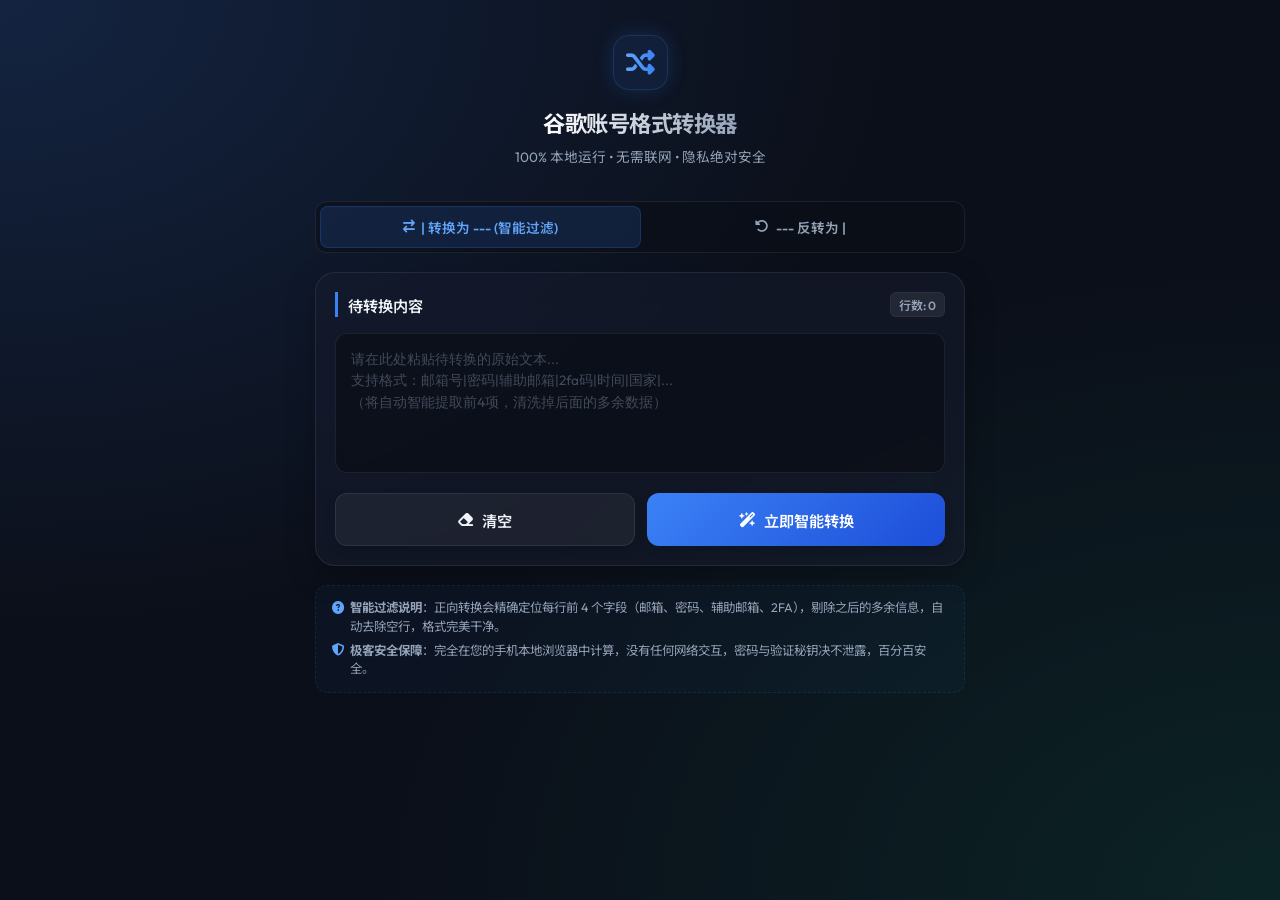
<file: format-converter.html>
<!DOCTYPE html>
<html lang="zh-CN">
<head>
    <meta charset="UTF-8">
    <meta name="viewport" content="width=device-width, initial-scale=1.0, maximum-scale=1.0, user-scalable=no">
    <title>谷歌账号格式转换极速版</title>
    <!-- Modern Font & Icons -->
    <link rel="preconnect" href="https://fonts.googleapis.com">
    <link rel="preconnect" href="https://fonts.gstatic.com" crossorigin>
    <link href="https://fonts.googleapis.com/css2?family=Outfit:wght@400;500;600;700&family=Noto+Sans+SC:wght@400;500;700&display=swap" rel="stylesheet">
    <link rel="stylesheet" href="https://cdnjs.cloudflare.com/ajax/libs/font-awesome/6.4.0/css/all.min.css">
    
    <style>
        :root {
            --bg-color: #0b0f19;
            --card-bg: rgba(22, 28, 45, 0.6);
            --border-color: rgba(255, 255, 255, 0.08);
            --text-primary: #f1f5f9;
            --text-secondary: #94a3b8;
            --accent-glow: rgba(59, 130, 246, 0.15);
            --primary-gradient: linear-gradient(135deg, #3b82f6 0%, #1d4ed8 100%);
            --success-gradient: linear-gradient(135deg, #10b981 0%, #047857 100%);
            --warning-gradient: linear-gradient(135deg, #f59e0b 0%, #b45309 100%);
            --success: #10b981;
            --danger: #ef4444;
            --warning: #f59e0b;
            --shadow-glow: 0 0 20px rgba(59, 130, 246, 0.2);
        }

        * {
            box-sizing: border-box;
            margin: 0;
            padding: 0;
            -webkit-tap-highlight-color: transparent;
        }

        body {
            font-family: 'Outfit', 'Noto Sans SC', sans-serif;
            background-color: var(--bg-color);
            background-image: 
                radial-gradient(at 0% 0%, rgba(59, 130, 246, 0.18) 0px, transparent 50%),
                radial-gradient(at 100% 100%, rgba(16, 185, 129, 0.12) 0px, transparent 50%);
            color: var(--text-primary);
            min-height: 100vh;
            padding: 1.2rem;
            display: flex;
            flex-direction: column;
            align-items: center;
            overflow-x: hidden;
        }

        /* Container */
        .container {
            width: 100%;
            max-width: 650px;
            display: flex;
            flex-direction: column;
            gap: 1.2rem;
            margin: 0 auto;
        }

        /* Header */
        header {
            text-align: center;
            padding: 1rem 0;
            display: flex;
            flex-direction: column;
            align-items: center;
            gap: 0.5rem;
        }

        .logo-area {
            width: 55px;
            height: 55px;
            border-radius: 16px;
            background: rgba(59, 130, 246, 0.1);
            border: 1px solid rgba(59, 130, 246, 0.2);
            display: flex;
            align-items: center;
            justify-content: center;
            box-shadow: var(--shadow-glow);
            margin-bottom: 0.5rem;
            animation: pulse 3s infinite alternate;
        }

        @keyframes pulse {
            0% { box-shadow: 0 0 15px rgba(59, 130, 246, 0.15); border-color: rgba(59, 130, 246, 0.2); }
            100% { box-shadow: 0 0 25px rgba(59, 130, 246, 0.35); border-color: rgba(59, 130, 246, 0.5); }
        }

        .logo-area i {
            font-size: 1.8rem;
            background: linear-gradient(to right, #60a5fa, #3b82f6);
            -webkit-background-clip: text;
            -webkit-text-fill-color: transparent;
        }

        h1 {
            font-size: 1.4rem;
            font-weight: 700;
            letter-spacing: -0.02em;
            background: linear-gradient(to right, #ffffff, #94a3b8);
            -webkit-background-clip: text;
            -webkit-text-fill-color: transparent;
        }

        .subtitle {
            font-size: 0.85rem;
            color: var(--text-secondary);
        }

        /* Glass Panel */
        .glass-panel {
            background: var(--card-bg);
            backdrop-filter: blur(16px);
            -webkit-backdrop-filter: blur(16px);
            border: 1px solid var(--border-color);
            border-radius: 20px;
            padding: 1.2rem;
            box-shadow: 0 10px 30px rgba(0, 0, 0, 0.25);
            display: flex;
            flex-direction: column;
            gap: 1rem;
            transition: border-color 0.3s;
        }

        .glass-panel:focus-within {
            border-color: rgba(59, 130, 246, 0.25);
        }

        /* Section Title */
        .section-title {
            display: flex;
            justify-content: space-between;
            align-items: center;
            font-size: 0.95rem;
            font-weight: 600;
            color: var(--text-primary);
            border-left: 3px solid #3b82f6;
            padding-left: 0.6rem;
        }

        .badge {
            font-size: 0.75rem;
            background: rgba(255, 255, 255, 0.08);
            padding: 0.2rem 0.5rem;
            border-radius: 6px;
            color: var(--text-secondary);
            border: 1px solid rgba(255, 255, 255, 0.04);
        }

        /* Textarea Wrapper */
        .textarea-container {
            position: relative;
            width: 100%;
        }

        textarea {
            width: 100%;
            height: 140px;
            background: rgba(10, 14, 23, 0.75);
            border: 1px solid var(--border-color);
            border-radius: 12px;
            padding: 0.9rem;
            color: var(--text-primary);
            font-family: 'Outfit', monospace;
            font-size: 0.85rem;
            line-height: 1.6;
            resize: none;
            outline: none;
            transition: all 0.3s ease;
            -webkit-appearance: none;
        }

        textarea:focus {
            border-color: #3b82f6;
            box-shadow: 0 0 10px rgba(59, 130, 246, 0.15);
            background: rgba(10, 14, 23, 0.9);
        }

        textarea::placeholder {
            color: rgba(148, 163, 184, 0.4);
        }

        /* Buttons & Actions */
        .actions-row {
            display: flex;
            gap: 0.8rem;
            width: 100%;
        }

        .btn {
            flex: 1;
            padding: 0.9rem 1.2rem;
            border: none;
            border-radius: 12px;
            font-family: inherit;
            font-weight: 600;
            font-size: 0.95rem;
            color: white;
            cursor: pointer;
            display: flex;
            align-items: center;
            justify-content: center;
            gap: 0.5rem;
            transition: all 0.2s cubic-bezier(0.4, 0, 0.2, 1);
            box-shadow: 0 4px 10px rgba(0, 0, 0, 0.15);
        }

        .btn-primary {
            background: var(--primary-gradient);
        }

        .btn-primary:active {
            transform: scale(0.98);
            box-shadow: 0 2px 5px rgba(0, 0, 0, 0.2);
        }

        .btn-success {
            background: var(--success-gradient);
            box-shadow: 0 4px 12px rgba(16, 185, 129, 0.15);
        }

        .btn-success:active {
            transform: scale(0.98);
        }

        .btn-secondary {
            background: rgba(255, 255, 255, 0.05);
            border: 1px solid rgba(255, 255, 255, 0.08);
            color: var(--text-primary);
        }

        .btn-secondary:active {
            background: rgba(255, 255, 255, 0.1);
        }

        .btn-warning {
            background: var(--warning-gradient);
            box-shadow: 0 4px 12px rgba(245, 158, 11, 0.15);
        }

        .btn-warning:active {
            transform: scale(0.98);
        }

        /* Mode Switcher Group */
        .mode-container {
            display: flex;
            background: rgba(10, 14, 23, 0.6);
            border: 1px solid var(--border-color);
            border-radius: 12px;
            padding: 0.25rem;
            width: 100%;
        }

        .mode-tab {
            flex: 1;
            padding: 0.6rem;
            border-radius: 8px;
            font-size: 0.85rem;
            font-weight: 600;
            text-align: center;
            cursor: pointer;
            transition: all 0.2s ease;
            color: var(--text-secondary);
            display: flex;
            align-items: center;
            justify-content: center;
            gap: 0.4rem;
        }

        .mode-tab.active {
            background: rgba(59, 130, 246, 0.15);
            color: #60a5fa;
            border: 1px solid rgba(59, 130, 246, 0.2);
        }

        /* Tips Panel */
        .tips-panel {
            background: rgba(59, 130, 246, 0.04);
            border: 1px dashed rgba(59, 130, 246, 0.15);
            border-radius: 12px;
            padding: 0.8rem 1rem;
            font-size: 0.78rem;
            color: var(--text-secondary);
            line-height: 1.5;
        }

        .tips-panel ul {
            list-style-type: none;
        }

        .tips-panel li {
            margin-bottom: 0.3rem;
            display: flex;
            align-items: flex-start;
            gap: 0.4rem;
        }

        .tips-panel li:last-child {
            margin-bottom: 0;
        }

        .tips-panel i {
            color: #60a5fa;
            margin-top: 0.15rem;
        }

        /* Interactive Assistant Block inside UI */
        .clipboard-warning-banner {
            display: none;
            background: rgba(245, 158, 11, 0.1);
            border: 1px solid rgba(245, 158, 11, 0.2);
            border-radius: 12px;
            padding: 0.8rem;
            margin-top: 0.5rem;
            animation: fadeIn 0.3s ease forwards;
        }

        .clipboard-warning-banner.show {
            display: flex;
            align-items: flex-start;
            gap: 0.6rem;
        }

        .clipboard-warning-banner i {
            color: var(--warning);
            font-size: 1.1rem;
            margin-top: 0.1rem;
        }

        .banner-text {
            font-size: 0.8rem;
            color: #fbd38d;
            line-height: 1.4;
        }

        .banner-text strong {
            color: #fff;
            text-decoration: underline;
        }

        /* Modals */
        .modal {
            display: none;
            position: fixed;
            top: 0;
            left: 0;
            width: 100%;
            height: 100%;
            background: rgba(5, 7, 12, 0.85);
            backdrop-filter: blur(8px);
            -webkit-backdrop-filter: blur(8px);
            z-index: 1000;
            align-items: center;
            justify-content: center;
            opacity: 0;
            transition: opacity 0.3s ease;
            padding: 1rem;
        }

        .modal.show {
            display: flex;
            opacity: 1;
        }

        .modal-content {
            width: 100%;
            max-width: 440px;
            background: #121826;
            border: 1px solid rgba(255, 255, 255, 0.08);
            border-radius: 24px;
            padding: 1.5rem;
            transform: translateY(20px);
            transition: transform 0.3s cubic-bezier(0.34, 1.56, 0.64, 1);
            box-shadow: 0 20px 40px rgba(0, 0, 0, 0.5);
            display: flex;
            flex-direction: column;
            gap: 1rem;
        }

        .modal.show .modal-content {
            transform: translateY(0);
        }

        .modal-header {
            display: flex;
            justify-content: space-between;
            align-items: center;
        }

        .modal-header h2 {
            font-size: 1.1rem;
            font-weight: 700;
            display: flex;
            align-items: center;
            gap: 0.5rem;
            color: #fff;
        }

        .modal-header h2 i {
            color: var(--warning);
        }

        .close-btn {
            background: rgba(255, 255, 255, 0.05);
            border: none;
            width: 32px;
            height: 32px;
            border-radius: 50%;
            color: var(--text-secondary);
            font-size: 1.1rem;
            cursor: pointer;
            display: flex;
            align-items: center;
            justify-content: center;
            transition: all 0.2s;
        }

        .close-btn:hover {
            background: rgba(255, 255, 255, 0.1);
            color: #fff;
        }

        .modal-desc {
            font-size: 0.85rem;
            color: var(--text-secondary);
            line-height: 1.5;
        }

        .assistant-box {
            background: rgba(0, 0, 0, 0.35);
            border: 1px solid rgba(255, 255, 255, 0.05);
            border-radius: 12px;
            padding: 0.8rem;
            max-height: 150px;
            overflow-y: auto;
            word-break: break-all;
            white-space: pre-wrap;
            font-family: monospace;
            font-size: 0.8rem;
            line-height: 1.5;
            color: #60a5fa; 
            -webkit-user-select: text;
            user-select: text;
        }

        /* Toast */
        .toast {
            position: fixed;
            bottom: 2rem;
            left: 50%;
            transform: translate(-50%, 100px);
            background: rgba(16, 185, 129, 0.95);
            backdrop-filter: blur(10px);
            -webkit-backdrop-filter: blur(10px);
            color: white;
            padding: 0.8rem 1.5rem;
            border-radius: 30px;
            font-weight: 600;
            font-size: 0.85rem;
            box-shadow: 0 10px 25px rgba(0, 0, 0, 0.3);
            opacity: 0;
            transition: all 0.3s cubic-bezier(0.175, 0.885, 0.32, 1.275);
            z-index: 2000;
            display: flex;
            align-items: center;
            gap: 0.5rem;
            white-space: nowrap;
        }

        .toast.show {
            transform: translate(-50%, 0);
            opacity: 1;
        }

        @keyframes fadeIn {
            from { opacity: 0; transform: translateY(5px); }
            to { opacity: 1; transform: translateY(0); }
        }
    </style>
</head>
<body>

    <div class="container">
        
        <header>
            <div class="logo-area">
                <i class="fa-solid fa-shuffle"></i>
            </div>
            <h1>谷歌账号格式转换器</h1>
            <p class="subtitle">100% 本地运行 • 无需联网 • 隐私绝对安全</p>
        </header>

        <!-- Mode Switcher -->
        <div class="mode-container">
            <div id="modeForward" class="mode-tab active" onclick="switchMode('forward')">
                <i class="fa-solid fa-arrow-right-arrow-left"></i> | 转换为 --- (智能过滤)
            </div>
            <div id="modeReverse" class="mode-tab" onclick="switchMode('reverse')">
                <i class="fa-solid fa-rotate-left"></i> --- 反转为 |
            </div>
        </div>

        <!-- Input Section -->
        <div class="glass-panel">
            <div class="section-title">
                <span id="inputTitle">待转换内容</span>
                <span class="badge" id="inputLineCount">行数: 0</span>
            </div>
            
            <div class="textarea-container">
                <textarea id="inputText" placeholder="请在此处粘贴待转换的原始文本...&#10;支持格式：邮箱号|密码|辅助邮箱|2fa码|时间|国家|...&#10;（将自动智能提取前4项，清洗掉后面的多余数据）" oninput="updateLineCounts()"></textarea>
            </div>

            <div class="actions-row">
                <button class="btn btn-secondary" onclick="clearInput()">
                    <i class="fa-solid fa-eraser"></i> 清空
                </button>
                <button class="btn btn-primary" onclick="processConversion()">
                    <i class="fa-solid fa-wand-magic-sparkles"></i> 立即智能转换
                </button>
            </div>
        </div>

        <!-- Output Section -->
        <div class="glass-panel" id="outputPanel" style="display: none; animation: fadeIn 0.4s ease forwards;">
            <div class="section-title">
                <span>转换结果</span>
                <span class="badge" id="outputLineCount">行数: 0</span>
            </div>

            <div class="textarea-container">
                <!-- Editable output to easily select on mobile -->
                <textarea id="outputText" placeholder="转换后的结果将显示在这里..." onfocus="this.select()"></textarea>
            </div>

            <!-- Custom Help Warning Banner inside UI -->
            <div id="copyWarningBanner" class="clipboard-warning-banner">
                <i class="fa-solid fa-circle-info"></i>
                <div class="banner-text">
                    部分手机本地打开限制了剪贴板。<strong>上框内文字已全选</strong>，您可以长按文字，点系统菜单中的<strong>「拷贝」</strong>进行复制！
                </div>
            </div>

            <div class="actions-row" style="flex-direction: column; gap: 0.6rem;">
                <div style="display: flex; gap: 0.6rem; width: 100%;">
                    <button class="btn btn-success" style="flex: 2;" id="mainCopyBtn" onclick="executeUltimateCopy()">
                        <i class="fa-solid fa-clipboard-check"></i> 一键复制
                    </button>
                    <!-- Visual backup assistant trigger that does not try auto-copy -->
                    <button class="btn btn-warning" style="flex: 1; font-size: 0.85rem;" onclick="openCopyAssistant(outputText.value)">
                        <i class="fa-solid fa-hand-holding-hand"></i> 备用手动复制
                    </button>
                </div>
                
                <div style="display: flex; gap: 0.6rem; width: 100%;">
                    <button class="btn btn-secondary" style="flex: 1; font-size: 0.85rem;" onclick="triggerSafeShare()">
                        <i class="fa-solid fa-share-nodes"></i> 系统分享
                    </button>
                    <button class="btn btn-secondary" style="flex: 1; font-size: 0.85rem;" onclick="downloadAsFile()">
                        <i class="fa-solid fa-file-arrow-down"></i> 下载为.txt文件
                    </button>
                </div>
            </div>
        </div>

        <!-- Instructions Panel -->
        <div class="tips-panel">
            <ul>
                <li><i class="fa-solid fa-circle-question"></i><span><strong>智能过滤说明</strong>：正向转换会精确定位每行前 4 个字段（邮箱、密码、辅助邮箱、2FA），剔除之后的多余信息，自动去除空行，格式完美干净。</span></li>
                <li><i class="fa-solid fa-shield-halved"></i><span><strong>极客安全保障</strong>：完全在您的手机本地浏览器中计算，没有任何网络交互，密码与验证秘钥决不泄露，百分百安全。</span></li>
            </ul>
        </div>

    </div>

    <!-- Manual Copy Assistant Modal -->
    <div id="copyAssistantModal" class="modal">
        <div class="modal-content">
            <div class="modal-header">
                <h2><i class="fa-solid fa-shield-halved"></i> 复制安全辅助通道</h2>
                <button class="close-btn" onclick="closeCopyAssistant()">&times;</button>
            </div>
            <p class="modal-desc">
                由于您的手机浏览器本地安全策略限制了自动写入剪贴板。
                <br><br>
                <strong>系统已自动帮您全选了下方文本</strong>。请直接点击手机弹出的<strong>「拷贝」</strong>或<strong>「复制」</strong>即可！
            </p>
            
            <div id="copyAssistantText" class="assistant-box" onclick="selectAssistantText()"></div>
            
            <div style="display: flex; flex-direction: column; gap: 8px; width: 100%;">
                <button class="btn btn-primary" onclick="selectAssistantText()">
                    <i class="fa-solid fa-align-justify"></i> 重新全选高亮文字
                </button>
                <button class="btn btn-secondary" onclick="closeCopyAssistant()">
                    关闭助手
                </button>
            </div>
        </div>
    </div>

    <!-- Toast Notification -->
    <div id="toast" class="toast"></div>

    <script>
        // --- 移动端屏幕调试日志拦截器 ---
        window.addEventListener('error', function(e) {
            showOnScreenError("运行时错误: " + e.message + " (" + e.filename + ":" + e.lineno + ")");
        });
        window.addEventListener('unhandledrejection', function(e) {
            showOnScreenError("异步错误: " + e.reason);
        });

        function showOnScreenError(msg) {
            let errDiv = document.getElementById('screen-error-logger');
            if (!errDiv) {
                errDiv = document.createElement('div');
                errDiv.id = 'screen-error-logger';
                errDiv.style.cssText = 'position:fixed;top:0;left:0;width:100%;background:rgba(239,68,68,0.95);color:white;padding:12px;font-size:12px;z-index:99999;word-break:break-all;font-family:monospace;box-shadow:0 4px 10px rgba(0,0,0,0.3);';
                errDiv.innerHTML = '<div style="display:flex;justify-content:space-between;align-items:center;"><strong>⚠️ 脚本运行调试日志（如无报错请忽略）：</strong><button onclick="this.parentElement.parentElement.remove()" style="background:none;border:none;color:white;font-size:14px;cursor:pointer;">&times;</button></div><div style="margin-top:6px;">' + msg + '</div>';
                document.body.appendChild(errDiv);
            } else {
                errDiv.innerHTML += '<div style="margin-top:4px;border-top:1px solid rgba(255,255,255,0.2);padding-top:4px;">' + msg + '</div>';
            }
        }

        let currentMode = 'forward'; // 'forward' = | to ---, 'reverse' = --- to |
        const inputText = document.getElementById('inputText');
        const outputText = document.getElementById('outputText');
        const outputPanel = document.getElementById('outputPanel');
        const copyWarningBanner = document.getElementById('copyWarningBanner');
        const toast = document.getElementById('toast');

        // Mode switching
        function switchMode(mode) {
            currentMode = mode;
            document.getElementById('modeForward').classList.toggle('active', mode === 'forward');
            document.getElementById('modeReverse').classList.toggle('active', mode === 'reverse');
            
            if (mode === 'forward') {
                inputText.placeholder = "请在此处粘贴待转换的原始文本...\n支持格式：邮箱号|密码|辅助邮箱|2fa码|时间|国家|...\n（将自动智能提取前4项，清洗掉后面的多余数据）";
                document.getElementById('inputTitle').innerText = "待转换内容 (| 变 ---)";
            } else {
                inputText.placeholder = "请在此处粘贴待反转的文本...\n支持格式：邮箱号---密码---辅助邮箱---2fa码";
                document.getElementById('inputTitle').innerText = "待反转内容 (--- 变 |)";
            }
            
            // clear output on mode switch
            outputPanel.style.display = 'none';
            outputText.value = '';
            copyWarningBanner.classList.remove('show');
            updateLineCounts();
        }

        function updateLineCounts() {
            const inLines = inputText.value.split('\n').filter(l => l.trim() !== '').length;
            document.getElementById('inputLineCount').innerText = `行数: ${inLines}`;
            
            const outLines = outputText.value.split('\n').filter(l => l.trim() !== '').length;
            document.getElementById('outputLineCount').innerText = `行数: ${outLines}`;
        }

        function clearInput() {
            inputText.value = '';
            outputPanel.style.display = 'none';
            outputText.value = '';
            copyWarningBanner.classList.remove('show');
            updateLineCounts();
            showToast('已清空', 'info');
        }

        // Core Conversion Logic
        function processConversion() {
            try {
                const text = inputText.value.trim();
                if (!text) {
                    showToast('请输入或粘贴文本内容！', 'error');
                    return;
                }

                const lines = text.split(/\r?\n/);
                const convertedLines = [];

                if (currentMode === 'forward') {
                    lines.forEach(line => {
                        const trimmed = line.trim();
                        if (!trimmed) return;

                        let parts = [];
                        if (trimmed.includes('|')) {
                            parts = trimmed.split('|');
                        } else if (trimmed.includes('---')) {
                            parts = trimmed.split('---');
                        } else {
                            parts = trimmed.split(/\s+/);
                        }

                        parts = parts.map(p => p.trim());
                        
                        const email = parts[0] || '';
                        const pwd = parts[1] || '';
                        const rec = parts[2] || '';
                        const code = parts[3] || '';

                        if (email) {
                            convertedLines.push(`${email}---${pwd}---${rec}---${code}`);
                        }
                    });
                } else {
                    lines.forEach(line => {
                        const trimmed = line.trim();
                        if (!trimmed) return;

                        const parts = trimmed.split('---').map(p => p.trim());
                        if (parts.length > 0) {
                            convertedLines.push(parts.join('|') + '|');
                        }
                    });
                }

                if (convertedLines.length === 0) {
                    showToast('未能识别到有效的账号行，请检查格式！', 'error');
                    return;
                }

                outputText.value = convertedLines.join('\n');
                outputPanel.style.display = 'flex';
                
                // Auto focus and select
                setTimeout(() => {
                    try {
                        outputText.focus();
                        outputText.select();
                        outputText.setSelectionRange(0, outputText.value.length);
                    } catch (selectErr) {
                        console.warn("Auto select output failed: ", selectErr);
                    }
                }, 100);

                updateLineCounts();
                showToast(`智能转换成功！(共处理 ${convertedLines.length} 行)`);
            } catch (err) {
                showOnScreenError("转换逻辑出错: " + err.message);
            }
        }

        // Show Toast Utility
        function showToast(message, type = 'success') {
            try {
                toast.innerText = message;
                toast.className = 'toast show';
                if (type === 'error') {
                    toast.style.background = 'rgba(239, 68, 68, 0.95)';
                } else if (type === 'info') {
                    toast.style.background = 'rgba(59, 130, 246, 0.95)';
                } else {
                    toast.style.background = 'rgba(16, 185, 129, 0.95)';
                }

                setTimeout(() => {
                    toast.className = 'toast';
                }, 2500);
            } catch (err) {
                console.error("Toast failed: ", err);
            }
        }

        // Download as txt file fallback
        function downloadAsFile() {
            const content = outputText.value;
            if (!content) return showToast('没有可下载的内容！', 'error');

            try {
                const blob = new Blob([content], { type: 'text/plain;charset=utf-8' });
                const url = URL.createObjectURL(blob);
                const a = document.createElement('a');
                a.href = url;
                a.download = `格式转换结果_${new Date().toISOString().slice(0,10)}.txt`;
                document.body.appendChild(a);
                a.click();
                document.body.removeChild(a);
                URL.revokeObjectURL(url);
                showToast('已开始下载 txt 文件！');
            } catch (err) {
                showToast('下载失败，请长按文本复制！', 'error');
            }
        }

        // Safe Share Handler
        function triggerSafeShare() {
            const content = outputText.value;
            if (!content) return showToast('没有可分享的内容！', 'error');

            try {
                if (navigator.share) {
                    navigator.share({
                        title: '格式转换结果',
                        text: content
                    }).then(() => {
                        showToast('分享成功！');
                    }).catch(err => {
                        console.log('Share canceled or failed: ', err);
                        showToast('由于浏览器本地安全限制，建议直接点击【一键复制】按钮。', 'info');
                    });
                } else {
                    showToast('当前手机或浏览器不支持分享接口，已自动定位到复制功能。', 'info');
                    executeUltimateCopy();
                }
            } catch (err) {
                showToast('当前手机或浏览器不支持分享接口，已自动定位到复制功能。', 'info');
                executeUltimateCopy();
            }
        }

        // --- ULTIMATE MOBILE CLIPBOARD COPY SYSTEM ---

        function executeUltimateCopy() {
            try {
                const text = outputText.value;
                if (!text || !text.trim()) {
                    showToast('没有可复制的结果！', 'error');
                    return;
                }

                // Visual select to maximize success on mobile
                try {
                    outputText.focus();
                    outputText.select();
                    outputText.setSelectionRange(0, text.length);
                } catch (e) {
                    console.warn("Visual highlight failed: ", e);
                }

                // 1. Try modern async Clipboard API inside synchronous try-catch to prevent crashes on insecure origins
                try {
                    if (navigator && navigator.clipboard && typeof navigator.clipboard.writeText === 'function') {
                        // Skip if iOS file:// protocol to avoid silently returning promise but blocking write
                        if (window.isSecureContext || !navigator.userAgent.match(/ipad|iphone/i)) {
                            navigator.clipboard.writeText(text)
                            .then(() => {
                                showToast('✅ 复制成功！');
                            })
                            .catch(err => {
                                console.warn("Clipboard promise rejected, running fallback...", err);
                                runExecCommandCopy(text);
                            });
                            return;
                        }
                    }
                } catch (err) {
                    console.warn("Modern clipboard API failed to initialize: ", err);
                }

                // 2. Fallback to execCommand copy
                runExecCommandCopy(text);

            } catch (globalErr) {
                console.error("Global copy routine error: ", globalErr);
                // Last ditch alert so the user always has a reaction
                showOnScreenError("复制系统异常: " + globalErr.message);
                alert("一键复制被手机安全限制，已为您全选结果框，请长按文本框全选复制！");
            }
        }

        function runExecCommandCopy(text) {
            let success = false;

            // Try dynamic invisible textarea copy
            try {
                const tempTextArea = document.createElement("textarea");
                tempTextArea.value = text;
                
                tempTextArea.style.fontSize = '12pt';
                tempTextArea.style.border = '0';
                tempTextArea.style.padding = '0';
                tempTextArea.style.margin = '0';
                tempTextArea.style.position = 'fixed';
                tempTextArea.style.left = '-9999px';
                tempTextArea.style.top = '0';
                tempTextArea.style.opacity = '0.01';
                tempTextArea.style.width = '100px';
                tempTextArea.style.height = '100px';
                
                tempTextArea.removeAttribute('readonly');
                tempTextArea.contentEditable = 'true';
                
                document.body.appendChild(tempTextArea);
                tempTextArea.focus();
                
                if (navigator.userAgent.match(/ipad|iphone/i)) {
                    tempTextArea.setSelectionRange(0, text.length);
                } else {
                    tempTextArea.select();
                }
                
                success = document.execCommand('copy');
                document.body.removeChild(tempTextArea);
            } catch (err) {
                console.warn("Hidden textarea execCommand copy failed: ", err);
            }

            // Direct target selection fallback
            if (!success) {
                try {
                    const originalReadOnly = outputText.readOnly;
                    outputText.readOnly = false;
                    outputText.contentEditable = 'true';
                    
                    outputText.focus();
                    outputText.select();
                    outputText.setSelectionRange(0, text.length);
                    
                    success = document.execCommand('copy');
                    
                    outputText.readOnly = originalReadOnly;
                    outputText.contentEditable = 'false';
                } catch (e) {
                    console.warn("Direct textarea execCommand copy failed: ", e);
                }
            }

            if (success) {
                showToast('✅ 复制成功！');
                setTimeout(() => {
                    try {
                        if (window.getSelection) {
                            window.getSelection().removeAllRanges();
                        }
                        outputText.blur();
                    } catch (e) {}
                }, 1000);
            } else {
                // 3. Trigger Manual Copy Assistant Modal
                openCopyAssistant(text);
            }
        }

        // Manual Copy Assistant Modal triggers
        function openCopyAssistant(text) {
            try {
                const modal = document.getElementById('copyAssistantModal');
                const assistantText = document.getElementById('copyAssistantText');
                
                if (modal && assistantText) {
                    assistantText.innerText = text;
                    modal.classList.add('show');
                    
                    if (copyWarningBanner) {
                        copyWarningBanner.classList.add('show');
                    }
                    
                    // Auto focus and select node contents without popping up keyboard
                    setTimeout(() => {
                        selectAssistantText();
                    }, 250);
                } else {
                    showOnScreenError("无法定位到复制助手弹窗 DOM 节点");
                }
            } catch (err) {
                showOnScreenError("唤起复制助手弹窗出错: " + err.message);
            }
        }

        function closeCopyAssistant() {
            document.getElementById('copyAssistantModal').classList.remove('show');
        }

        function selectAssistantText() {
            try {
                const assistantText = document.getElementById('copyAssistantText');
                if (assistantText) {
                    const range = document.createRange();
                    range.selectNodeContents(assistantText);
                    const sel = window.getSelection();
                    sel.removeAllRanges();
                    sel.addRange(range);
                }
            } catch (e) {
                console.error("Selection API highlight failed: ", e);
                showOnScreenError("全选文字失败: " + e.message);
            }
        }
    </script>
</body>
</html>
</file>
